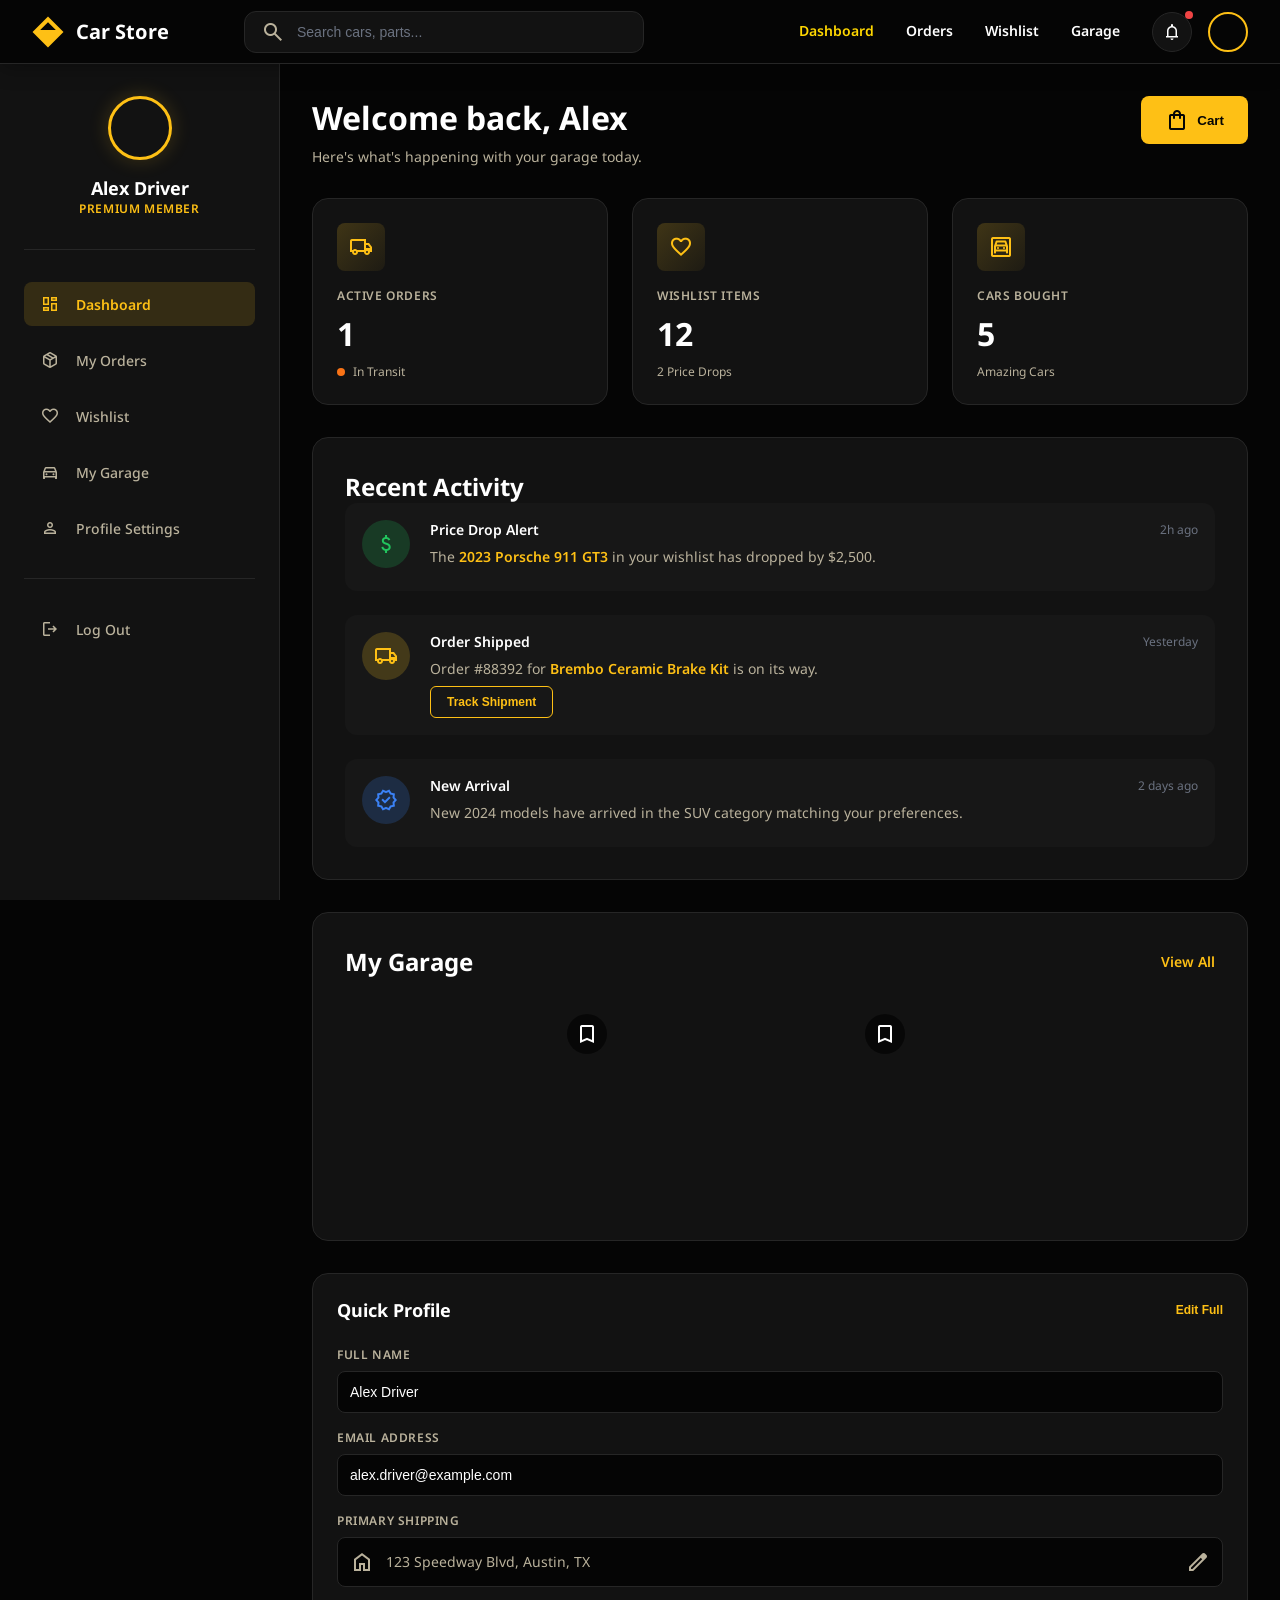
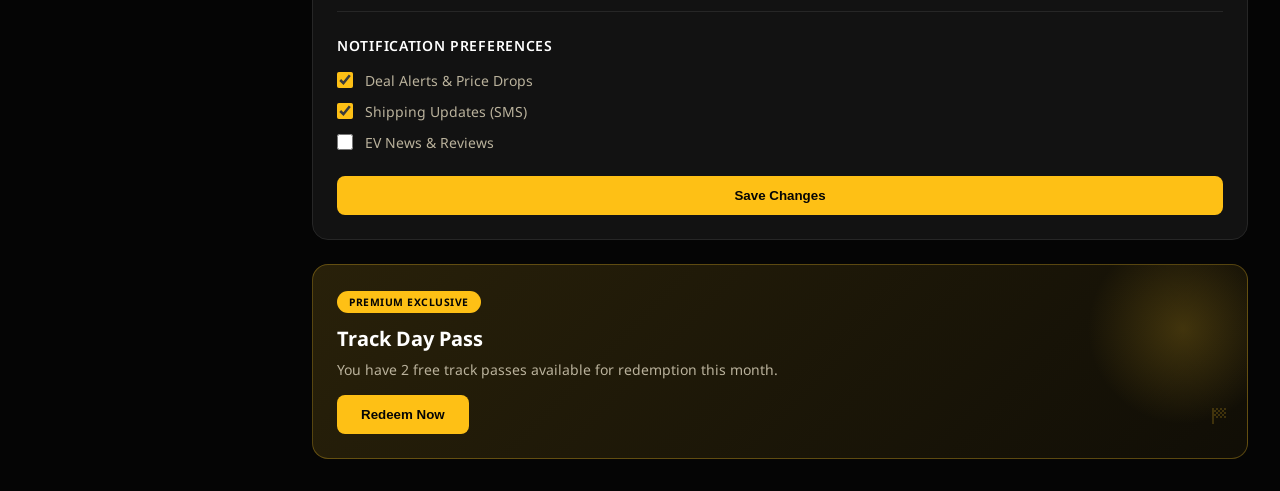
<file: user_dashboard.html>
<!DOCTYPE html>
<html lang="en">
<head>
    <meta charset="utf-8">
    <meta name="viewport" content="width=device-width, initial-scale=1.0">
    <title>Car Store - User Dashboard</title>
    <link href="https://fonts.googleapis.com/css2?family=Space+Grotesk:wght@300;400;500;600;700&family=Noto+Sans:wght@400;500;700&display=swap" rel="stylesheet">
    <link href="https://fonts.googleapis.com/css2?family=Material+Symbols+Outlined:wght,FILL@100..700,0..1&display=swap" rel="stylesheet">
    <script src="https://cdnjs.cloudflare.com/ajax/libs/gsap/3.12.5/gsap.min.js"></script>
    <style>
        * {
            margin: 0;
            padding: 0;
            box-sizing: border-box;
        }

        :root {
            --primary: rgb(254, 192, 21);
            --dark-bg: #050505;
            --dark-surface: #121212;
            --dark-border: #262626;
            --text-white: #ffffff;
            --text-gray: #bab29c;
            --text-dim: #6b7280;
        }

        body {
            font-family: 'Noto Sans', sans-serif;
            background-color: var(--dark-bg);
            color: var(--text-white);
            overflow-x: hidden;
        }

        /* Header - Fixed */
        .header {
            position: fixed;
            top: 0;
            left: 0;
            right: 0;
            height: 4rem;
            background-color: var(--dark-bg);
            border-bottom: 1px solid var(--dark-border);
            display: flex;
            align-items: center;
            justify-content: space-between;
            padding: 0 2rem;
            z-index: 100;
            box-shadow: 0 4px 20px rgba(0, 0, 0, 0.3);
        }

        .header-left {
            display: flex;
            align-items: center;
            gap: 2rem;
            flex: 1;
        }

        @media (max-width: 1024px) {
            .header-left {
                gap: 1rem;
            }
        }

        .logo-container {
            display: flex;
            align-items: center;
            gap: 0.75rem;
            min-width: 180px;
        }

        .logo-container .logo-icon {
            width: 2rem;
            height: 2rem;
            color: var(--primary);
        }

        .logo-icon {
            width: 2rem;
            height: 2rem;
            color: var(--primary);
            display: flex;
            align-items: center;
            justify-content: center;
        }

        .logo-icon svg {
            width: 100%;
            height: 100%;
        }

        .logo-text {
            font-size: 1.25rem;
            font-weight: 700;
            color: var(--text-white);
        }

        .search-bar-container {
            flex: 1;
            max-width: 400px;
        }

        .search-bar {
            display: flex;
            align-items: center;
            background-color: var(--dark-surface);
            border: 1px solid var(--dark-border);
            border-radius: 0.75rem;
            padding: 0.5rem 1rem;
            transition: all 0.3s ease;
        }

        .search-bar:focus-within {
            border-color: var(--primary);
            box-shadow: 0 0 15px rgba(244, 192, 37, 0.2);
        }

        .search-icon {
            display: flex;
            align-items: center;
            color: var(--text-gray);
            margin-right: 0.75rem;
        }

        .search-input {
            flex: 1;
            background: transparent;
            border: none;
            color: var(--text-white);
            font-size: 0.875rem;
            outline: none;
        }

        .search-input::placeholder {
            color: var(--text-dim);
        }

        .header-right {
            display: flex;
            align-items: center;
            gap: 2rem;
        }

        .top-nav-links {
            display: none;
            gap: 2rem;
            align-items: center;
        }

        @media (min-width: 1024px) {
            .top-nav-links {
                display: flex;
            }
        }

        .nav-link-top {
            color: var(--text-white);
            text-decoration: none;
            font-size: 0.875rem;
            font-weight: 600;
            transition: all 0.3s ease;
            border-bottom: 2px solid transparent;
        }

        .nav-link-top:hover {
            color: var(--primary);
            border-bottom-color: var(--primary);
        }

        .header-actions {
            display: flex;
            align-items: center;
            gap: 1rem;
        }

        .btn-icon-animate {
            width: 2.5rem;
            height: 2.5rem;
            border-radius: 50%;
            background-color: var(--dark-surface);
            border: 1px solid var(--dark-border);
            color: var(--text-white);
            cursor: pointer;
            display: flex;
            align-items: center;
            justify-content: center;
            position: relative;
            transition: all 0.3s ease;
        }

        .btn-icon-animate:hover {
            background-color: var(--primary);
            color: var(--dark-bg);
            border-color: var(--primary);
        }

        .bell-icon {
            font-size: 1.25rem;
        }

        .notification-dot {
            position: absolute;
            top: -2px;
            right: -2px;
            width: 0.5rem;
            height: 0.5rem;
            background-color: #ef4444;
            border-radius: 50%;
            animation: pulse 2s ease-in-out infinite;
        }

        @keyframes pulse {
            0%, 100% { opacity: 1; box-shadow: 0 0 0 0 rgba(239, 68, 68, 0.7); }
            50% { opacity: 0.8; }
        }

        .user-avatar {
            width: 2.5rem;
            height: 2.5rem;
            border-radius: 50%;
            background-size: cover;
            background-position: center;
            border: 2px solid var(--primary);
            cursor: pointer;
            transition: all 0.3s ease;
        }

        .user-avatar:hover {
            transform: scale(1.1);
            box-shadow: 0 0 20px rgba(244, 192, 37, 0.3);
        }

        /* Layout Container */
        .layout-container {
            display: flex;
            margin-top: 4rem;
            min-height: calc(100vh - 4rem);
        }

        /* Sidebar - Fixed */
        .sidebar {
            position: fixed;
            left: 0;
            top: 4rem;
            width: 280px;
            height: calc(100vh - 4rem);
            background-color: var(--dark-surface);
            border-right: 1px solid var(--dark-border);
            overflow-y: auto;
            z-index: 90;
        }

        .sidebar-content {
            padding: 2rem 1.5rem;
        }

        .sidebar-profile {
            display: flex;
            flex-direction: column;
            align-items: center;
            gap: 1rem;
            margin-bottom: 2rem;
            padding-bottom: 2rem;
            border-bottom: 1px solid var(--dark-border);
        }

        .profile-avatar {
            width: 4rem;
            height: 4rem;
            border-radius: 50%;
            background-size: cover;
            background-position: center;
            border: 3px solid var(--primary);
            box-shadow: 0 0 20px rgba(244, 192, 37, 0.2);
        }

        .profile-info {
            text-align: center;
        }

        .profile-name {
            font-size: 1.125rem;
            font-weight: 700;
            color: var(--text-white);
        }

        .profile-badge {
            font-size: 0.75rem;
            color: var(--primary);
            font-weight: 600;
            text-transform: uppercase;
            letter-spacing: 0.05em;
        }

        .sidebar-nav {
            display: flex;
            flex-direction: column;
            gap: 0.75rem;
        }

        .nav-item {
            display: flex;
            align-items: center;
            gap: 1rem;
            padding: 0.75rem 1rem;
            color: var(--text-gray);
            text-decoration: none;
            border-radius: 0.5rem;
            transition: all 0.3s ease;
            font-size: 0.875rem;
            font-weight: 500;
        }

        .nav-item:hover {
            background-color: rgba(244, 192, 37, 0.1);
            color: var(--primary);
            transform: translateX(4px);
        }

        .nav-item.active {
            background-color: rgba(244, 192, 37, 0.15);
            color: var(--primary);
            font-weight: 600;
        }

        .nav-item span:first-child {
            font-size: 1.25rem;
        }

        .separator {
            height: 1px;
            background-color: var(--dark-border);
            margin: 1rem 0;
        }

        .logout-item {
            margin-top: auto;
        }

        .logout-item:hover {
            background-color: rgba(239, 68, 68, 0.1);
            color: #ef4444;
        }

        /* Main Content */
        .main-content {
            flex: 1;
            margin-left: 280px;
            padding: 2rem;
            width: calc(100% - 280px);
        }

        @media (max-width: 1024px) {
            .main-content {
                margin-left: 0;
                width: 100%;
            }

            .sidebar {
                transform: translateX(-100%);
                transition: transform 0.3s ease;
            }


        }

        .page-header {
            display: flex;
            justify-content: space-between;
            align-items: flex-start;
            margin-bottom: 2rem;
            gap: 2rem;
        }

        .header-text-content h1 {
            font-size: 2rem;
            font-weight: 700;
            color: var(--text-white);
            margin-bottom: 0.5rem;
        }

        .page-subtitle {
            color: var(--text-gray);
            font-size: 0.875rem;
        }

        .btn-edit-profile {
            background-color: var(--primary);
            color: var(--dark-bg);
            border: none;
            padding: 0.75rem 1.5rem;
            border-radius: 0.5rem;
            font-weight: 600;
            cursor: pointer;
            display: flex;
            align-items: center;
            gap: 0.5rem;
            transition: all 0.3s ease;
            white-space: nowrap;
        }

        .btn-edit-profile:hover {
            background-color: #dcb132;
            transform: translateY(-2px);
            box-shadow: 0 10px 20px rgba(244, 192, 37, 0.2);
        }

        /* Stats Grid */
        .stats-grid {
            display: grid;
            grid-template-columns: repeat(auto-fit, minmax(200px, 1fr));
            gap: 1.5rem;
            margin-bottom: 2rem;
        }

        .stat-card {
            background-color: var(--dark-surface);
            border: 1px solid var(--dark-border);
            border-radius: 1rem;
            padding: 1.5rem;
            transition: all 0.3s ease;
            animation: slideUp 0.6s ease-out;
        }

        @keyframes slideUp {
            from { opacity: 0; transform: translateY(20px); }
            to { opacity: 1; transform: translateY(0); }
        }

        .stat-card:hover {
            border-color: var(--primary);
            box-shadow: 0 0 30px rgba(244, 192, 37, 0.1);
            transform: translateY(-4px);
        }

        .stat-icon {
            width: 3rem;
            height: 3rem;
            background: linear-gradient(135deg, rgba(244, 192, 37, 0.2), rgba(244, 192, 37, 0.05));
            border-radius: 0.5rem;
            display: flex;
            align-items: center;
            justify-content: center;
            color: var(--primary);
            margin-bottom: 1rem;
            font-size: 1.5rem;
        }

        .stat-label {
            color: var(--text-gray);
            font-size: 0.75rem;
            text-transform: uppercase;
            letter-spacing: 0.05em;
            font-weight: 600;
            margin-bottom: 0.5rem;
        }

        .stat-value {
            font-size: 2rem;
            font-weight: 700;
            color: var(--text-white);
            margin-bottom: 0.5rem;
        }

        .stat-status {
            font-size: 0.75rem;
            color: var(--text-gray);
            display: flex;
            align-items: center;
            gap: 0.5rem;
        }

        .status-dot {
            width: 0.5rem;
            height: 0.5rem;
            background-color: #f97316;
            border-radius: 50%;
            animation: pulse 2s ease-in-out infinite;
        }

        .status-green .status-dot {
            background-color: #22c55e;
        }

        /* Content Grid */
        .content-grid {
            display: grid;
            grid-template-columns: 1fr 350px;
            gap: 2rem;
        }

        @media (max-width: 1280px) {
            .content-grid {
                grid-template-columns: 1fr;
            }
        }

        .left-column {
            display: flex;
            flex-direction: column;
            gap: 2rem;
        }

        /* Section */
        .section {
            background-color: var(--dark-surface);
            border: 1px solid var(--dark-border);
            border-radius: 1rem;
            padding: 2rem;
            animation: fadeIn 0.6s ease-out;
        }

        @keyframes fadeIn {
            from { opacity: 0; }
            to { opacity: 1; }
        }

        .section-header {
            display: flex;
            justify-content: space-between;
            align-items: center;
            margin-bottom: 1.5rem;
        }

        .section-title {
            font-size: 1.5rem;
            font-weight: 700;
            color: var(--text-white);
        }

        .view-all-link {
            color: var(--primary);
            text-decoration: none;
            font-size: 0.875rem;
            font-weight: 600;
            transition: all 0.3s ease;
        }

        .view-all-link:hover {
            transform: translateX(4px);
        }

        /* Activity Container */
        .activity-container {
            display: flex;
            flex-direction: column;
            gap: 1.5rem;
        }

        .activity-item {
            display: flex;
            gap: 1.25rem;
            padding: 1rem;
            border-radius: 0.75rem;
            background-color: rgba(255, 255, 255, 0.02);
            border: 1px solid transparent;
            transition: all 0.3s ease;
        }

        .activity-item:hover {
            background-color: rgba(255, 255, 255, 0.05);
            border-color: rgba(244, 192, 37, 0.2);
        }

        .activity-icon {
            width: 3rem;
            height: 3rem;
            border-radius: 50%;
            display: flex;
            align-items: center;
            justify-content: center;
            font-size: 1.25rem;
            flex-shrink: 0;
        }

        .activity-icon.green {
            background-color: rgba(34, 197, 94, 0.2);
            color: #22c55e;
        }

        .activity-icon.primary {
            background-color: rgba(244, 192, 37, 0.2);
            color: var(--primary);
        }

        .activity-icon.blue {
            background-color: rgba(59, 130, 246, 0.2);
            color: #3b82f6;
        }

        .activity-content {
            flex: 1;
        }

        .activity-header {
            display: flex;
            justify-content: space-between;
            align-items: center;
            margin-bottom: 0.5rem;
        }

        .activity-title {
            font-size: 0.875rem;
            font-weight: 600;
            color: var(--text-white);
        }

        .activity-time {
            font-size: 0.75rem;
            color: var(--text-dim);
        }

        .activity-text {
            font-size: 0.875rem;
            color: var(--text-gray);
            margin-bottom: 0.5rem;
        }

        .activity-highlight {
            color: var(--primary);
            font-weight: 600;
        }

        .track-btn {
            background-color: transparent;
            border: 1px solid var(--primary);
            color: var(--primary);
            padding: 0.5rem 1rem;
            border-radius: 0.375rem;
            font-size: 0.75rem;
            font-weight: 600;
            cursor: pointer;
            transition: all 0.3s ease;
        }

        .track-btn:hover {
            background-color: var(--primary);
            color: var(--dark-bg);
        }

        /* Garage Grid */
        .garage-grid {
            display: grid;
            grid-template-columns: repeat(auto-fill, minmax(200px, 1fr));
            gap: 1.5rem;
        }

        .garage-card {
            position: relative;
            border-radius: 0.75rem;
            overflow: hidden;
            cursor: pointer;
        }

        .garage-image {
            position: relative;
            aspect-ratio: 4 / 3;
            background-size: cover;
            background-position: center;
            transition: all 0.4s ease;
        }

        .garage-image:hover {
            transform: scale(1.05);
        }

        .garage-overlay {
            position: absolute;
            inset: 0;
            background: linear-gradient(to bottom, transparent 50%, rgba(0, 0, 0, 0.8));
            opacity: 0;
            transition: opacity 0.3s ease;
        }

        .garage-card:hover .garage-overlay {
            opacity: 1;
        }

        .bookmark-btn {
            position: absolute;
            top: 0.75rem;
            right: 0.75rem;
            width: 2.5rem;
            height: 2.5rem;
            background-color: rgba(0, 0, 0, 0.6);
            border: none;
            border-radius: 50%;
            color: var(--text-white);
            display: flex;
            align-items: center;
            justify-content: center;
            cursor: pointer;
            transition: all 0.3s ease;
            z-index: 10;
        }

        .bookmark-btn:hover {
            background-color: var(--primary);
            color: var(--dark-bg);
        }

        .garage-info {
            position: absolute;
            bottom: 0;
            left: 0;
            right: 0;
            padding: 1rem;
            color: var(--text-white);
            opacity: 0;
            transition: opacity 0.3s ease;
        }

        .garage-card:hover .garage-info {
            opacity: 1;
        }

        .garage-title {
            font-size: 1rem;
            font-weight: 700;
            margin-bottom: 0.25rem;
        }

        .garage-subtitle {
            font-size: 0.75rem;
            color: var(--text-gray);
        }

        /* Right Sidebar */
        .right-sidebar {
            display: flex;
            flex-direction: column;
            gap: 1.5rem;
        }

        .profile-card {
            background-color: var(--dark-surface);
            border: 1px solid var(--dark-border);
            border-radius: 1rem;
            padding: 1.5rem;
        }

        .profile-card-header {
            display: flex;
            justify-content: space-between;
            align-items: center;
            margin-bottom: 1.5rem;
        }

        .profile-card-title {
            font-size: 1.125rem;
            font-weight: 700;
            color: var(--text-white);
        }

        .edit-full-btn {
            background: transparent;
            border: none;
            color: var(--primary);
            font-size: 0.75rem;
            font-weight: 600;
            cursor: pointer;
            transition: all 0.3s ease;
        }

        .edit-full-btn:hover {
            transform: scale(1.05);
        }

        .profile-form {
            display: flex;
            flex-direction: column;
            gap: 1rem;
        }

        .form-group {
            display: flex;
            flex-direction: column;
            gap: 0.5rem;
        }

        .form-label {
            font-size: 0.75rem;
            font-weight: 600;
            text-transform: uppercase;
            letter-spacing: 0.05em;
            color: var(--text-gray);
        }

        .form-input {
            background-color: var(--dark-bg);
            border: 1px solid var(--dark-border);
            color: var(--text-white);
            padding: 0.75rem;
            border-radius: 0.5rem;
            font-size: 0.875rem;
            transition: all 0.3s ease;
        }

        .form-input:focus {
            outline: none;
            border-color: var(--primary);
            box-shadow: 0 0 10px rgba(244, 192, 37, 0.2);
        }

        .shipping-box {
            background-color: var(--dark-bg);
            border: 1px solid var(--dark-border);
            padding: 0.75rem;
            border-radius: 0.5rem;
            display: flex;
            align-items: center;
            gap: 0.75rem;
            color: var(--text-gray);
            font-size: 0.875rem;
        }

        .shipping-text {
            flex: 1;
        }

        .profile-separator {
            height: 1px;
            background-color: var(--dark-border);
            margin: 1.5rem 0;
        }

        .notification-title {
            font-size: 0.875rem;
            font-weight: 600;
            text-transform: uppercase;
            letter-spacing: 0.05em;
            color: var(--text-white);
            margin-bottom: 1rem;
        }

        .preferences-list {
            display: flex;
            flex-direction: column;
            gap: 0.75rem;
            margin-bottom: 1.5rem;
        }

        .pref-item {
            display: flex;
            align-items: center;
            gap: 0.75rem;
            cursor: pointer;
            color: var(--text-gray);
            font-size: 0.875rem;
            transition: all 0.3s ease;
        }

        .pref-item:hover {
            color: var(--text-white);
        }

        .form-checkbox {
            width: 1rem;
            height: 1rem;
            cursor: pointer;
            accent-color: var(--primary);
        }

        .save-btn {
            width: 100%;
            background-color: var(--primary);
            color: var(--dark-bg);
            border: none;
            padding: 0.75rem;
            border-radius: 0.5rem;
            font-weight: 600;
            cursor: pointer;
            transition: all 0.3s ease;
        }

        .save-btn:hover {
            background-color: #dcb132;
            transform: translateY(-2px);
        }

        /* Promo Card */
        .promo-card {
            background: linear-gradient(135deg, rgba(244, 192, 37, 0.15) 0%, rgba(244, 192, 37, 0.05) 100%);
            border: 1px solid rgba(244, 192, 37, 0.3);
            border-radius: 1rem;
            padding: 1.5rem;
            position: relative;
            overflow: hidden;
        }

        .promo-content {
            position: relative;
            z-index: 10;
        }

        .promo-badge {
            display: inline-block;
            background-color: var(--primary);
            color: var(--dark-bg);
            padding: 0.25rem 0.75rem;
            border-radius: 9999px;
            font-size: 0.65rem;
            font-weight: 700;
            text-transform: uppercase;
            letter-spacing: 0.05em;
            margin-bottom: 0.75rem;
        }

        .promo-title {
            font-size: 1.25rem;
            font-weight: 700;
            color: var(--text-white);
            margin-bottom: 0.5rem;
        }

        .promo-text {
            font-size: 0.875rem;
            color: var(--text-gray);
            margin-bottom: 1rem;
        }

        .redeem-btn {
            background-color: var(--primary);
            color: var(--dark-bg);
            border: none;
            padding: 0.75rem 1.5rem;
            border-radius: 0.5rem;
            font-weight: 600;
            cursor: pointer;
            transition: all 0.3s ease;
        }

        .redeem-btn:hover {
            background-color: #dcb132;
            transform: translateY(-2px);
        }

        .promo-decoration {
            position: absolute;
            top: -2rem;
            right: -2rem;
            width: 12rem;
            height: 12rem;
            background: radial-gradient(circle, rgba(244, 192, 37, 0.2) 0%, transparent 70%);
            border-radius: 50%;
        }

        .promo-icon {
            position: absolute;
            bottom: 1rem;
            right: 1rem;
            font-size: 3rem;
            color: rgba(244, 192, 37, 0.2);
            z-index: 5;
        }

        /* Scrollbar */
        ::-webkit-scrollbar {
            width: 10px;
        }

        ::-webkit-scrollbar-track {
            background: var(--dark-bg);
        }

        ::-webkit-scrollbar-thumb {
            background: var(--dark-border);
            border-radius: 5px;
        }

        ::-webkit-scrollbar-thumb:hover {
            background: var(--primary);
        }

        /* Notification Dropdown */
        .notification-container {
            position: relative;
        }

        .notification-dropdown {
            position: absolute;
            top: 120%;
            right: -10px;
            width: 320px;
            max-width: calc(100vw - 2rem);
            background-color: var(--dark-surface);
            border: 1px solid var(--dark-border);
            border-radius: 0.75rem;
            padding: 0;
            z-index: 100;
            box-shadow: 0 10px 30px rgba(0, 0, 0, 0.5);
            opacity: 0;
            visibility: hidden;
            transform: translateY(10px);
            transition: all 0.3s cubic-bezier(0.16, 1, 0.3, 1);
            overflow: hidden;
        }

        @media (max-width: 480px) {
            .notification-dropdown {
                right: 0;
                left: auto;
                transform-origin: top right;
                max-width: calc(100vw - 1rem);
            }
        }

        .notification-container:hover .notification-dropdown {
            opacity: 1;
            visibility: visible;
            transform: translateY(0);
        }

        .notification-container:hover .bell-button {
            background-color: rgba(255,255,255,0.05);
        }

        .dropdown-header {
            padding: 1rem;
            border-bottom: 1px solid var(--dark-border);
            display: flex;
            justify-content: space-between;
            align-items: center;
            background-color: var(--dark-bg);
        }

        .dropdown-title {
            font-size: 0.875rem;
            font-weight: 700;
            color: var(--text-white);
        }

        .mark-read {
            font-size: 0.75rem;
            color: var(--primary);
            cursor: pointer;
            font-weight: 600;
        }

        .dropdown-list {
            max-height: 300px;
            overflow-y: auto;
        }

        .dropdown-item {
            padding: 1rem;
            display: flex;
            gap: 0.75rem;
            border-bottom: 1px solid var(--dark-border);
            transition: background-color 0.2s;
            cursor: pointer;
        }

        .dropdown-item:hover {
            background-color: var(--dark-bg);
        }

        .dropdown-item:last-child {
            border-bottom: none;
        }

        .item-icon {
            width: 2rem;
            height: 2rem;
            border-radius: 50%;
            display: flex;
            align-items: center;
            justify-content: center;
            background-color: rgba(244, 192, 37, 0.1);
            color: var(--primary);
            flex-shrink: 0;
        }

        .item-content {
            flex: 1;
            display: flex;
            flex-direction: column;
        }

        .item-title {
            font-size: 0.875rem;
            font-weight: 600;
            color: var(--text-white);
            margin-bottom: 0.25rem;
            line-height: normal;
        }

        .item-desc {
            font-size: 0.75rem;
            color: var(--text-gray);
            margin-bottom: 0.25rem;
            line-height: 1.4;
        }

        .item-time {
            font-size: 0.7rem;
            color: var(--text-dim);
        }

        /* Mobile Navigation */
        .mobile-menu-btn {
            display: none;
            background: transparent;
            border: none;
            color: var(--text-white);
            cursor: pointer;
            padding: 0.5rem;
            margin-right: -0.5rem;
        }

        .mobile-menu-btn .material-symbols-outlined {
            font-size: 1.75rem;
        }



        .mobile-nav-links {
            display: flex;
            flex-direction: column;
            gap: 0.25rem;
        }

        .mobile-nav-link {
            display: flex;
            align-items: center;
            gap: 1rem;
            padding: 0.875rem 1rem;
            color: var(--text-white);
            text-decoration: none;
            border-radius: 0.5rem;
            transition: all 0.3s ease;
            font-size: 0.95rem;
            font-weight: 500;
        }

        .mobile-nav-link:hover {
            background: rgba(244, 192, 37, 0.1);
            color: var(--primary);
        }

        .mobile-nav-link.active {
            background: linear-gradient(90deg, rgba(244, 192, 37, 0.2) 0%, transparent 100%);
            color: var(--primary);
            border-left: 3px solid var(--primary);
        }

        .mobile-nav-link .material-symbols-outlined {
            font-size: 1.5rem;
            opacity: 0.8;
        }

        .mobile-nav-link:hover .material-symbols-outlined {
            opacity: 1;
            transform: scale(1.1);
        }

        @media (max-width: 1024px) {
            .mobile-menu-btn {
                display: flex;
                align-items: center;
                justify-content: center;
            }

            .mobile-nav-overlay {
                display: block;
            }

            .mobile-nav-drawer {
                display: block;
            }

            .search-bar-container {
                display: none;
            }
        }

        @media (max-width: 640px) {
            .header {
                padding: 0 1rem;
            }

            .logo-text {
                font-size: 1rem;
            }

            .mobile-nav-drawer {
                width: 100%;
                max-width: 100%;
            }
        }
    </style>
    <style>
        /* Mobile Bottom Nav Styles */
        .mobile-bottom-nav {
            display: none;
            position: fixed;
            bottom: 0;
            left: 0;
            right: 0;
            background: rgba(18, 18, 18, 0.85); /* Dark surface with opacity */
            backdrop-filter: blur(12px);
            -webkit-backdrop-filter: blur(12px);
            border-top: 1px solid rgba(255, 255, 255, 0.1);
            height: 4.5rem; /* 72px */
            padding: 0 1rem;
            z-index: 1000;
            justify-content: space-around;
            align-items: center;
            box-shadow: 0 -4px 20px rgba(0, 0, 0, 0.4);
        }

        .bottom-nav-item {
            display: flex;
            flex-direction: column;
            align-items: center;
            justify-content: center;
            text-decoration: none;
            color: var(--text-gray);
            font-size: 0.75rem;
            gap: 0.25rem;
            flex: 1;
            height: 100%;
            transition: all 0.3s ease;
        }

        .bottom-nav-item .material-symbols-outlined {
            font-size: 1.5rem;
            transition: all 0.3s cubic-bezier(0.175, 0.885, 0.32, 1.275);
        }

        .bottom-nav-item.active {
            color: var(--primary);
        }

        .bottom-nav-item.active .material-symbols-outlined {
            transform: translateY(-4px);
            text-shadow: 0 4px 12px rgba(244, 192, 37, 0.5);
        }

        /* Floating Action Button (FAB) */
        .bottom-nav-fab-container {
            position: relative;
            top: -1.75rem; 
            width: 3.5rem;
            height: 3.5rem;
            flex-shrink: 0;
            margin: 0 0.5rem;
        }

        .bottom-nav-fab {
            width: 100%;
            height: 100%;
            border-radius: 50%;
            background: linear-gradient(135deg, var(--primary), #dcb132);
            display: flex;
            align-items: center;
            justify-content: center;
            color: #000; /* Dark icon on bright button */
            text-decoration: none;
            box-shadow: 0 4px 15px rgba(244, 192, 37, 0.4);
            transition: all 0.3s cubic-bezier(0.175, 0.885, 0.32, 1.275);
            border: 4px solid var(--dark-bg); /* Match background to create "cutout" effect */
        }

        .bottom-nav-fab:active {
            transform: scale(0.9);
        }

        .bottom-nav-fab .material-symbols-outlined {
            font-size: 1.75rem;
            font-weight: 600;
        }

        @media (max-width: 1024px) {
            .mobile-bottom-nav {
                display: flex;
            }
            .layout-container {
                padding-bottom: 5rem; /* Space for bottom nav */
            }
        }
    </style>
</head>
<body>
    <div class="main-wrapper">
        <header class="header">
            <div class="header-left">

                <div class="logo-container">
                    <div class="logo-icon">
                        <svg fill="none" viewBox="0 0 48 48" xmlns="http://www.w3.org/2000/svg">
                            <path clip-rule="evenodd" d="M47.2426 24L24 47.2426L0.757355 24L24 0.757355L47.2426 24ZM12.2426 21H35.7574L24 9.24264L12.2426 21Z" fill="currentColor" fill-rule="evenodd"></path>
                        </svg>
                    </div>
                    <h2 class="logo-text">Car Store</h2>
                </div>
                <label class="search-bar-container">
                    <div class="search-bar">
                        <div class="search-icon">
                            <span class="material-symbols-outlined">search</span>
                        </div>
                        <input class="search-input" type="text" placeholder="Search cars, parts...">
                    </div>
                </label>
            </div>
            <div class="header-right">
                <div class="top-nav-links">
                    <a class="nav-link-top" href="#" style="color: gold;">Dashboard</a>
                    <a class="nav-link-top" href="./shopping_cart.html">Orders</a>
                    <a class="nav-link-top" href="./wishlist.html">Wishlist</a>
                    <a class="nav-link-top" href="./cartegory.html">Garage</a>
                </div>
                <div class="header-actions">
                    <div class="notification-container">
                        <button class="btn-icon-animate bell-button">
                            <span class="material-symbols-outlined bell-icon">notifications</span>
                            <span class="notification-dot"></span>
                        </button>
                        <!-- Notification Dropdown -->
                        <div class="notification-dropdown">
                            <div class="dropdown-header">
                                <span class="dropdown-title">Notifications (3)</span>
                                <span class="mark-read">Mark all as read</span>
                            </div>
                            <div class="dropdown-list">
                                <div class="dropdown-item">
                                    <div class="item-icon">
                                        <span class="material-symbols-outlined" style="font-size: 1.25rem;">local_offer</span>
                                    </div>
                                    <div class="item-content">
                                        <p class="item-title">Price Drop Alert</p>
                                        <p class="item-desc">Porsche 911 GT3 is now $2,500 cheaper.</p>
                                        <span class="item-time">2 hours ago</span>
                                    </div>
                                </div>
                                <div class="dropdown-item">
                                    <div class="item-icon">
                                        <span class="material-symbols-outlined" style="font-size: 1.25rem;">local_shipping</span>
                                    </div>
                                    <div class="item-content">
                                        <p class="item-title">Order Shipped</p>
                                        <p class="item-desc">Your brake kit is on the way.</p>
                                        <span class="item-time">Yesterday</span>
                                    </div>
                                </div>
                                <div class="dropdown-item">
                                    <div class="item-icon">
                                        <span class="material-symbols-outlined" style="font-size: 1.25rem;">event</span>
                                    </div>
                                    <div class="item-content">
                                        <p class="item-title">Track Day</p>
                                        <p class="item-desc">Upcoming track event this weekend.</p>
                                        <span class="item-time">3 days ago</span>
                                    </div>
                                </div>
                            </div>
                        </div>
                    </div>
                    <div class="user-avatar" style='background-image: url("https://lh3.googleusercontent.com/aida-public/[base64]");'></div>
                </div>
            </div>
        </header>

        <div class="layout-container">
            <aside class="sidebar">
                <div class="sidebar-content">
                    <div class="sidebar-profile">
                        <div class="profile-avatar" style='background-image: url("https://lh3.googleusercontent.com/aida-public/[base64]");'></div>
                        <div class="profile-info">
                            <h1 class="profile-name">Alex Driver</h1>
                            <p class="profile-badge">Premium Member</p>
                        </div>
                    </div>
                    <nav class="sidebar-nav">
                        <a class="nav-item active" href="#">
                            <span class="material-symbols-outlined">dashboard</span>
                            <span>Dashboard</span>
                        </a>
                        <a class="nav-item" href="./order_tracking.html">
                            <span class="material-symbols-outlined">package_2</span>
                            <span>My Orders</span>
                        </a>
                        <a class="nav-item" href="./wishlist.html">
                            <span class="material-symbols-outlined">favorite</span>
                            <span>Wishlist</span>
                        </a>
                        <a class="nav-item" href="./cartegory.html">
                            <span class="material-symbols-outlined">directions_car</span>
                            <span>My Garage</span>
                        </a>
                        <a class="nav-item" href="./profile_setting.html">
                            <span class="material-symbols-outlined">person</span>
                            <span>Profile Settings</span>
                        </a>
                        <div class="separator"></div>
                        <a class="nav-item logout-item" href="./index.html">
                            <span class="material-symbols-outlined">logout</span>
                            <span>Log Out</span>
                        </a>
                    </nav>
                </div>
            </aside>

            <main class="main-content">
                <div class="page-header">
                    <div class="header-text-content">
                        <h1>Welcome back, Alex</h1>
                        <p class="page-subtitle">Here's what's happening with your garage today.</p>
                    </div>
                    <a href="./shopping_cart.html" style="text-decoration:none;"><button class="btn-edit-profile">
                        <span class="material-symbols-outlined">shopping_bag</span>
                        Cart
                    </button></a>
                </div>

                <div class="stats-grid">
                    <div class="stat-card">
                        <div class="stat-icon">
                            <span class="material-symbols-outlined">local_shipping</span>
                        </div>
                        <p class="stat-label">Active Orders</p>
                        <p class="stat-value">1</p>
                        <p class="stat-status">
                            <span class="status-dot"></span> In Transit
                        </p>
                    </div>
                    <div class="stat-card">
                        <div class="stat-icon">
                            <span class="material-symbols-outlined">favorite</span>
                        </div>
                        <p class="stat-label">Wishlist Items</p>
                        <p class="stat-value">12</p>
                        <p class="stat-status status-green">2 Price Drops</p>
                    </div>
                    <div class="stat-card">
                        <div class="stat-icon">
                            <span class="material-symbols-outlined">garage</span>
                        </div>
                        <p class="stat-label">Cars Bought</p>
                        <p class="stat-value">5</p>
                        <p class="stat-status">Amazing Cars </p>
                    </div>
                </div>

                <div class="content-grid">
                    <div class="left-column">
                        <div class="section">
                            <h2 class="section-title">Recent Activity</h2>
                            <div class="activity-container">
                                <div class="activity-item">
                                    <div class="activity-icon green">
                                        <span class="material-symbols-outlined">attach_money</span>
                                    </div>
                                    <div class="activity-content">
                                        <div class="activity-header">
                                            <h3 class="activity-title">Price Drop Alert</h3>
                                            <span class="activity-time">2h ago</span>
                                        </div>
                                        <p class="activity-text">The <span class="activity-highlight">2023 Porsche 911 GT3</span> in your wishlist has dropped by $2,500.</p>
                                    </div>
                                </div>
                                <div class="activity-item">
                                    <div class="activity-icon primary">
                                        <span class="material-symbols-outlined">local_shipping</span>
                                    </div>
                                    <div class="activity-content">
                                        <div class="activity-header">
                                            <h3 class="activity-title">Order Shipped</h3>
                                            <span class="activity-time">Yesterday</span>
                                        </div>
                                        <p class="activity-text">Order #88392 for <span class="activity-highlight">Brembo Ceramic Brake Kit</span> is on its way.</p>
                                        <a href="./order_tracking.html"><button class="track-btn">Track Shipment</button></a>
                                    </div>
                                </div>
                                <div class="activity-item">
                                    <div class="activity-icon blue">
                                        <span class="material-symbols-outlined">new_releases</span>
                                    </div>
                                    <div class="activity-content">
                                        <div class="activity-header">
                                            <h3 class="activity-title">New Arrival</h3>
                                            <span class="activity-time">2 days ago</span>
                                        </div>
                                        <p class="activity-text">New 2024 models have arrived in the SUV category matching your preferences.</p>
                                    </div>
                                </div>
                            </div>
                        </div>

                        <div class="section">
                            <div class="section-header">
                                <h2 class="section-title">My Garage</h2>
                                <a class="view-all-link" href="./cartegory.html">View All</a>
                            </div>
                            <div class="garage-grid">
                                <div class="garage-card">
                                    <div class="garage-image" style='background-image: url("https://lh3.googleusercontent.com/aida-public/[base64]");'>
                                        <div class="garage-overlay"></div>
                                        <button class="bookmark-btn">
                                            <span class="material-symbols-outlined">bookmark</span>
                                        </button>
                                        <div class="garage-info">
                                            <h3 class="garage-title">Audi RS6 Avant</h3>
                                            <p class="garage-subtitle">2024 Model • Saved for comparison</p>
                                        </div>
                                    </div>
                                </div>
                                <div class="garage-card">
                                    <div class="garage-image" style='background-image: url("https://lh3.googleusercontent.com/aida-public/[base64]");'>
                                        <div class="garage-overlay"></div>
                                        <button class="bookmark-btn">
                                            <span class="material-symbols-outlined">bookmark</span>
                                        </button>
                                        <div class="garage-info">
                                            <h3 class="garage-title">Tesla Model S Plaid</h3>
                                            <p class="garage-subtitle">2023 Model • Saved for comparison</p>
                                        </div>
                                    </div>
                                </div>
                            </div>
                        </div>
                    </div>

                    <aside class="right-sidebar">
                        <div class="profile-card">
                            <div class="profile-card-header">
                                <h3 class="profile-card-title">Quick Profile</h3>
                                <button class="edit-full-btn">Edit Full</button>
                            </div>
                            <form class="profile-form" onsubmit="event.preventDefault();">
                                <div class="form-group">
                                    <label class="form-label">Full Name</label>
                                    <input class="form-input" type="text" value="Alex Driver" readonly>
                                </div>
                                <div class="form-group">
                                    <label class="form-label">Email Address</label>
                                    <input class="form-input" type="email" value="alex.driver@example.com"  readonly>
                                </div>
                                <div class="form-group">
                                    <label class="form-label">Primary Shipping</label>
                                    <div class="shipping-box">
                                        <span class="material-symbols-outlined">home</span>
                                        <p class="shipping-text"  readonly>123 Speedway Blvd, Austin, TX</p>
                                        <span class="material-symbols-outlined">edit</span>
                                    </div>
                                </div>
                            </form>
                            <div class="profile-separator"></div>
                            <h4 class="notification-title">Notification Preferences</h4>
                            <div class="preferences-list">
                                <label class="pref-item">
                                    <input class="form-checkbox" type="checkbox" checked>
                                    <span>Deal Alerts & Price Drops</span>
                                </label>
                                <label class="pref-item">
                                    <input class="form-checkbox" type="checkbox" checked>
                                    <span>Shipping Updates (SMS)</span>
                                </label>
                                <label class="pref-item">
                                    <input class="form-checkbox" type="checkbox">
                                    <span>EV News & Reviews</span>
                                </label>
                            </div>
                            <button class="save-btn">Save Changes</button>
                        </div>

                        <div class="promo-card">
                            <div class="promo-content">
                                <span class="promo-badge">PREMIUM EXCLUSIVE</span>
                                <h3 class="promo-title">Track Day Pass</h3>
                                <p class="promo-text">You have 2 free track passes available for redemption this month.</p>
                                <button class="redeem-btn">Redeem Now</button>
                            </div>
                            <div class="promo-decoration"></div>
                            <div class="promo-icon">
                                <span class="material-symbols-outlined">sports_score</span>
                            </div>
                        </div>
                    </aside>
                </div>
            </main>
        </div>
    </div>

    <script>
        // Initialize GSAP and ScrollTrigger
        gsap.registerPlugin(ScrollTrigger);

        // Animate stats grid on scroll
        const statsCards = document.querySelectorAll('.stat-card');
        statsCards.forEach((card, index) => {
            gsap.fromTo(card,
                {
                    opacity: 0,
                    y: 30,
                    scale: 0.95
                },
                {
                    opacity: 1,
                    y: 0,
                    scale: 1,
                    duration: 0.6,
                    delay: index * 0.1,
                    ease: 'power3.out',
                    scrollTrigger: {
                        trigger: card,
                        start: 'top 80%',
                        end: 'top 50%',
                        scrub: false
                    }
                }
            );
        });

        // Animate stat values - counter effect
        statsCards.forEach((card) => {
            const valueElement = card.querySelector('.stat-value');
            const initialValue = valueElement.textContent;
            
            gsap.fromTo(valueElement,
                { textContent: 0 },
                {
                    textContent: initialValue,
                    duration: 1.2,
                    snap: { textContent: 1 },
                    ease: 'power2.out',
                    scrollTrigger: {
                        trigger: card,
                        start: 'top 80%',
                        once: true
                    }
                }
            );
        });

        // Animate recent activity items
        const activityItems = document.querySelectorAll('.activity-item');
        activityItems.forEach((item, index) => {
            gsap.fromTo(item,
                {
                    opacity: 0,
                    x: -30
                },
                {
                    opacity: 1,
                    x: 0,
                    duration: 0.5,
                    delay: index * 0.15,
                    ease: 'power2.out',
                    scrollTrigger: {
                        trigger: item,
                        start: 'top 85%',
                        end: 'top 60%',
                        scrub: false
                    }
                }
            );
        });

        // Animate garage cards
        const garageCards = document.querySelectorAll('.garage-card');
        garageCards.forEach((card, index) => {
            gsap.fromTo(card,
                {
                    opacity: 0,
                    y: 40,
                    rotationY: -10
                },
                {
                    opacity: 1,
                    y: 0,
                    rotationY: 0,
                    duration: 0.7,
                    delay: index * 0.15,
                    ease: 'back.out(1.2)',
                    scrollTrigger: {
                        trigger: card,
                        start: 'top 85%',
                        end: 'top 50%',
                        scrub: false
                    }
                }
            );
        });

        // Animate sections (Recent Activity & My Garage)
        const sections = document.querySelectorAll('.section');
        sections.forEach((section, index) => {
            gsap.fromTo(section,
                {
                    opacity: 0,
                    y: 50
                },
                {
                    opacity: 1,
                    y: 0,
                    duration: 0.8,
                    delay: index * 0.2,
                    ease: 'power3.out',
                    scrollTrigger: {
                        trigger: section,
                        start: 'top 75%',
                        end: 'top 45%',
                        scrub: false
                    }
                }
            );
        });

        // Animate right sidebar cards
        const rightSidebarCards = document.querySelectorAll('.profile-card, .promo-card');
        rightSidebarCards.forEach((card, index) => {
            gsap.fromTo(card,
                {
                    opacity: 0,
                    x: 40,
                    y: 20
                },
                {
                    opacity: 1,
                    x: 0,
                    y: 0,
                    duration: 0.6,
                    delay: index * 0.15,
                    ease: 'power2.out',
                    scrollTrigger: {
                        trigger: card,
                        start: 'top 80%',
                        end: 'top 50%',
                        scrub: false
                    }
                }
            );
        });

        // Animate page header text
        const pageHeader = document.querySelector('.page-header');
        gsap.fromTo(pageHeader,
            {
                opacity: 0,
                y: -20
            },
            {
                opacity: 1,
                y: 0,
                duration: 0.6,
                ease: 'power2.out'
            }
        );

        // Animate buttons with hover effect
        const buttons = document.querySelectorAll('.btn-edit-profile, .track-btn, .redeem-btn, .save-btn');
        buttons.forEach((btn) => {
            btn.addEventListener('mouseenter', () => {
                gsap.to(btn, {
                    y: -2,
                    boxShadow: '0 10px 25px rgba(244, 192, 37, 0.3)',
                    duration: 0.3,
                    ease: 'power2.out'
                });
            });

            btn.addEventListener('mouseleave', () => {
                gsap.to(btn, {
                    y: 0,
                    boxShadow: '0 0 0 rgba(244, 192, 37, 0)',
                    duration: 0.3,
                    ease: 'power2.out'
                });
            });
        });

        // Animate stat icon rotation on hover
        const statIcons = document.querySelectorAll('.stat-icon');
        statIcons.forEach((icon) => {
            icon.parentElement.addEventListener('mouseenter', () => {
                gsap.to(icon, {
                    rotation: 10,
                    duration: 0.3,
                    ease: 'power2.out'
                });
            });

            icon.parentElement.addEventListener('mouseleave', () => {
                gsap.to(icon, {
                    rotation: 0,
                    duration: 0.3,
                    ease: 'power2.out'
                });
            });
        });

        // Stagger text animation in section titles
        gsap.utils.toArray('.section-title').forEach((title) => {
            gsap.fromTo(title,
                {
                    opacity: 0,
                    x: -20
                },
                {
                    opacity: 1,
                    x: 0,
                    duration: 0.6,
                    ease: 'power2.out',
                    scrollTrigger: {
                        trigger: title,
                        start: 'top 85%',
                        once: true
                    }
                }
            );
        });

        // Animate activity icons
        gsap.utils.toArray('.activity-icon').forEach((icon) => {
            const parentItem = icon.closest('.activity-item');
            gsap.fromTo(icon,
                {
                    scale: 0,
                    rotate: -180
                },
                {
                    scale: 1,
                    rotate: 0,
                    duration: 0.6,
                    ease: 'back.out(1.5)',
                    scrollTrigger: {
                        trigger: parentItem,
                        start: 'top 85%',
                        once: true
                    }
                }
            );
        });

        // Form inputs focus animation
        const formInputs = document.querySelectorAll('.form-input');
        formInputs.forEach((input) => {
            input.addEventListener('focus', () => {
                gsap.to(input, {
                    scale: 1.02,
                    duration: 0.2,
                    ease: 'power2.out'
                });
            });

            input.addEventListener('blur', () => {
                gsap.to(input, {
                    scale: 1,
                    duration: 0.2,
                    ease: 'power2.out'
                });
            });
        });
    </script>
    <!-- Mobile Navigation Overlay & Drawer -->
    <!-- <div class="mobile-nav-overlay"></div> -->
  
    <!-- Mobile Bottom Navigation -->
    <nav class="mobile-bottom-nav">
        <a href="./user_dashboard.html" class="bottom-nav-item active">
            <span class="material-symbols-outlined">dashboard</span>
            <span>Home</span>
        </a>
        <a href="./order_tracking.html" class="bottom-nav-item">
            <span class="material-symbols-outlined">package_2</span>
            <span>Orders</span>
        </a>
        <div class="bottom-nav-fab-container">
            <a href="./cartegory.html" class="bottom-nav-fab">
                <span class="material-symbols-outlined">add</span>
            </a>
        </div>
        <a href="./wishlist.html" class="bottom-nav-item">
            <span class="material-symbols-outlined">favorite</span>
            <span>Wishlist</span>
        </a>
        <a href="./profile_setting.html" class="bottom-nav-item">
            <span class="material-symbols-outlined">person</span>
            <span>Profile</span>
        </a>
    </nav>
    
    <script>
        // Set active state for bottom nav
        const bottomNavItems = document.querySelectorAll('.bottom-nav-item');
        bottomNavItems.forEach(item => {
            item.addEventListener('click', function() {
                bottomNavItems.forEach(nav => nav.classList.remove('active'));
                this.classList.add('active');
            });
        });
    </script>
</body>
</html>
</file>
